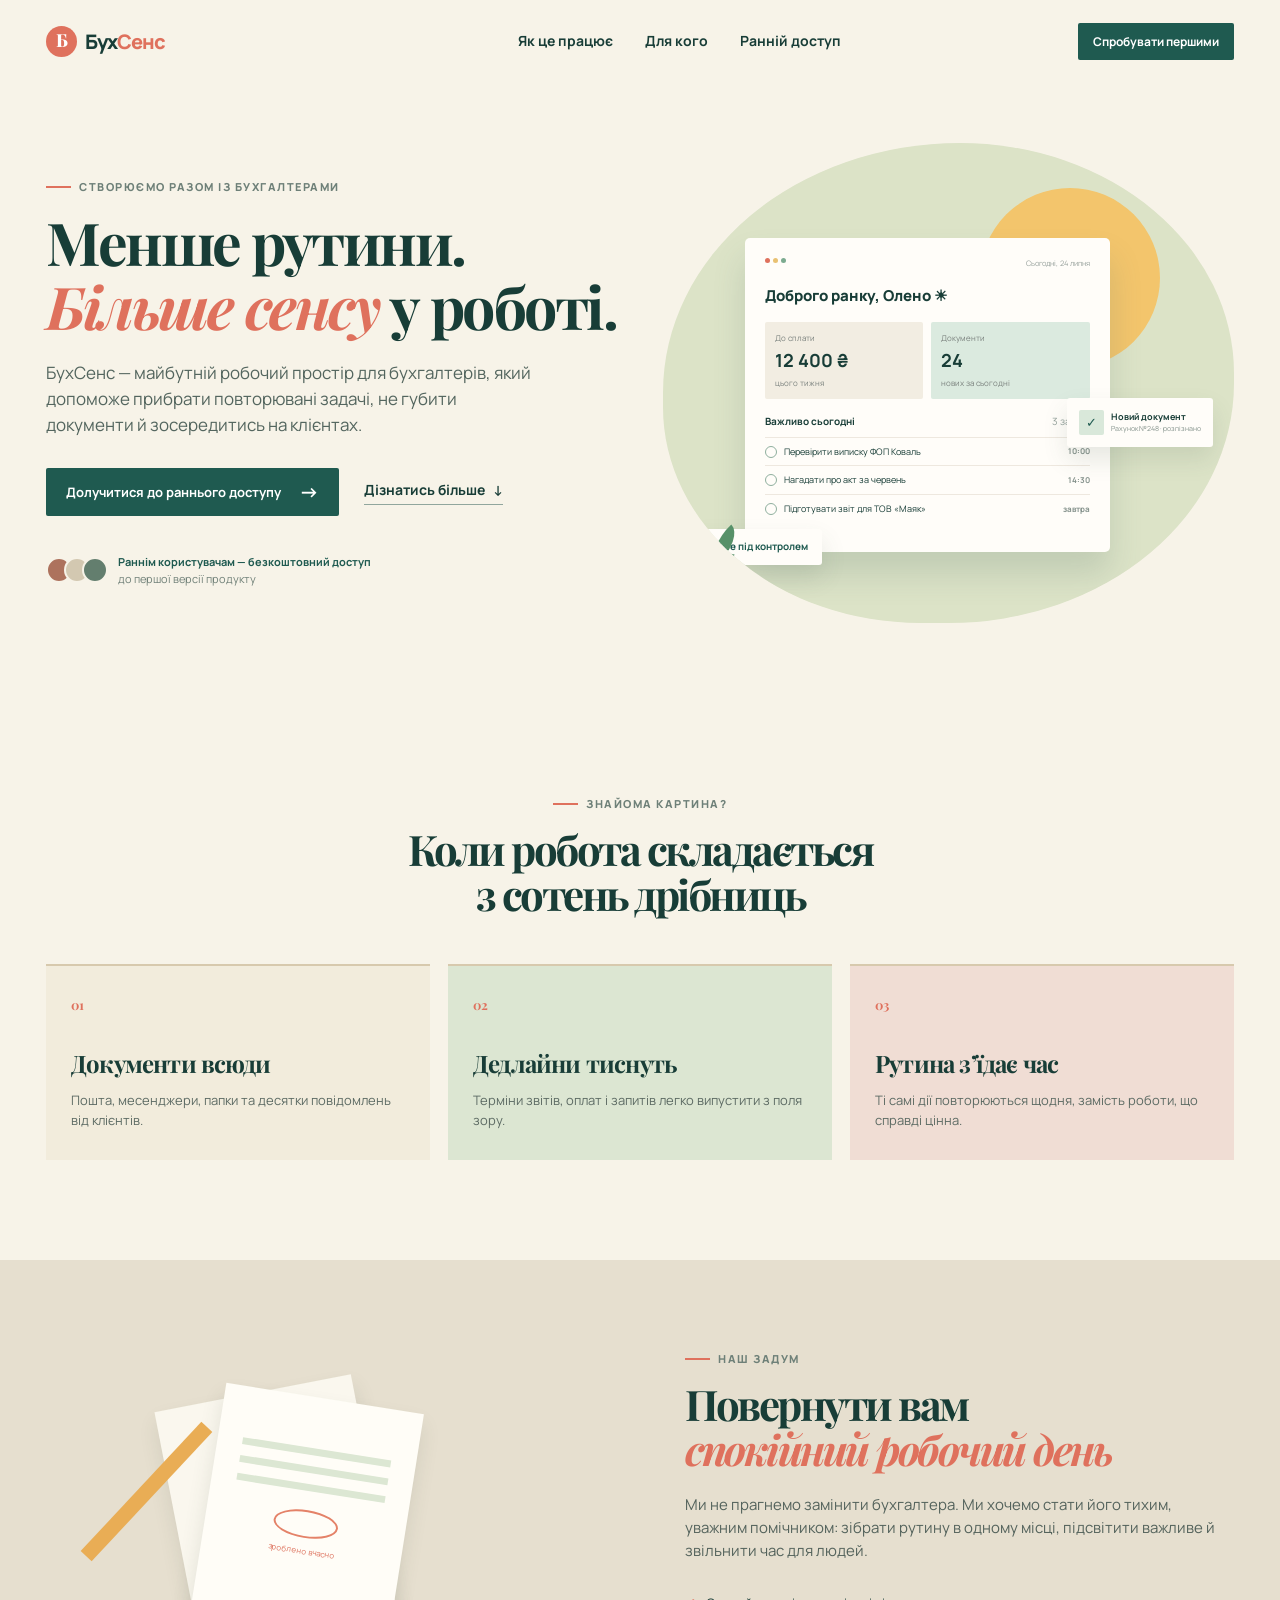
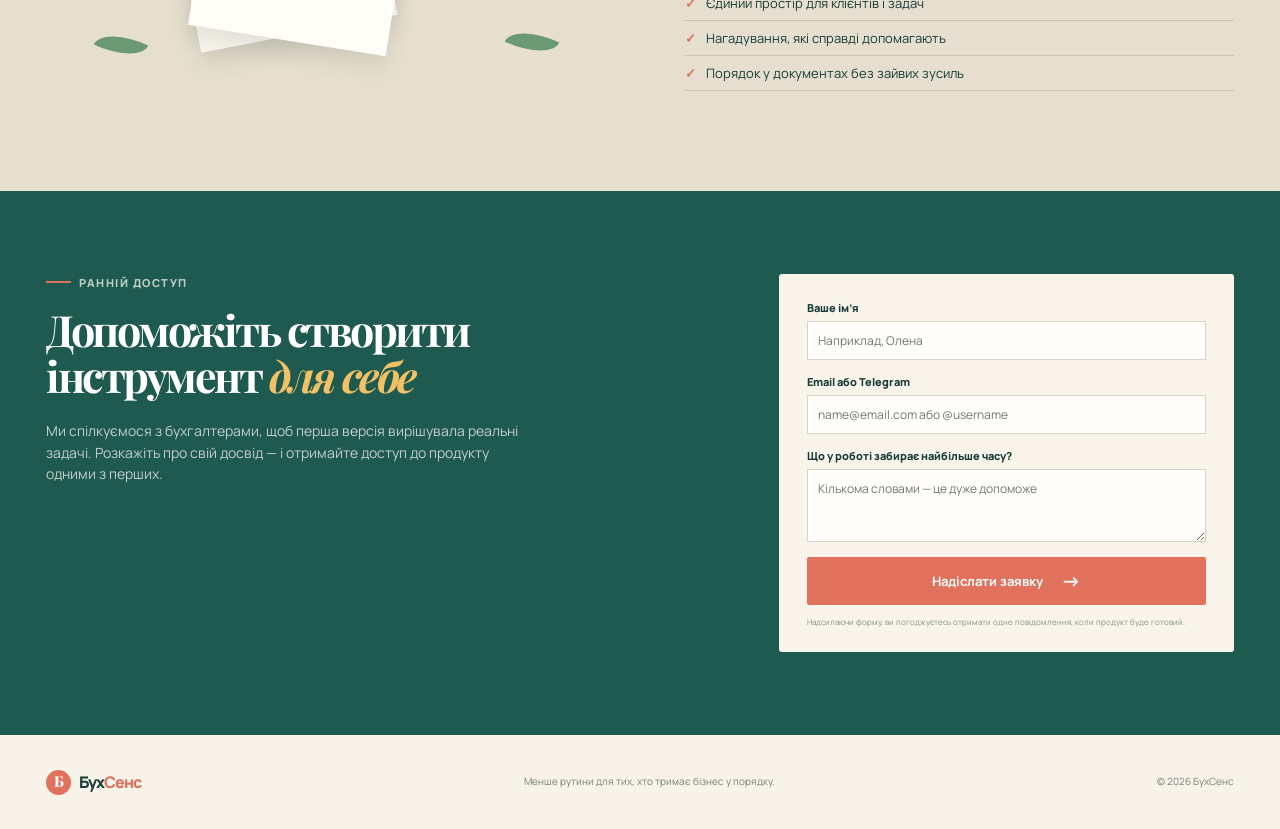
<file: index.html>
<!doctype html>
<html lang="uk">
  <head>
    <meta charset="UTF-8" />
    <meta name="viewport" content="width=device-width, initial-scale=1.0" />
    <meta name="description" content="БухСенс — робочий простір, що зменшує ручну рутину бухгалтерів." />
    <title>БухСенс — менше рутини для бухгалтерів</title>
    <link rel="preconnect" href="https://fonts.googleapis.com" />
    <link rel="preconnect" href="https://fonts.gstatic.com" crossorigin />
    <link href="https://fonts.googleapis.com/css2?family=Manrope:wght@400;500;600;700;800&family=Playfair+Display:wght@600;700&display=swap" rel="stylesheet" />
    <link rel="stylesheet" href="styles.css" />
  </head>
  <body>
    <header class="header">
      <a class="logo" href="#top" aria-label="БухСенс — на головну">
        <span class="logo-mark">Б</span><span>Бух<span class="logo-accent">Сенс</span></span>
      </a>
      <nav aria-label="Основна навігація">
        <a href="#how-it-works">Як це працює</a>
        <a href="#for-whom">Для кого</a>
        <a href="#early-access">Ранній доступ</a>
      </nav>
      <a class="button button-small" href="#early-access">Спробувати першими</a>
    </header>

    <main id="top">
      <section class="hero section">
        <div class="hero-copy">
          <p class="eyebrow"><span></span> Створюємо разом із бухгалтерами</p>
          <h1>Менше рутини.<br /><em>Більше сенсу</em> у роботі.</h1>
          <p class="hero-text">БухСенс — майбутній робочий простір для бухгалтерів, який допоможе прибрати повторювані задачі, не губити документи й зосередитись на клієнтах.</p>
          <div class="hero-actions">
            <a class="button" href="#early-access">Долучитися до раннього доступу <span>→</span></a>
            <a class="text-link" href="#how-it-works">Дізнатись більше <span>↓</span></a>
          </div>
          <div class="early-note">
            <div class="avatar-stack" aria-hidden="true"><i></i><i></i><i></i></div>
            <p><strong>Раннім користувачам — безкоштовний доступ</strong><br />до першої версії продукту</p>
          </div>
        </div>
        <div class="hero-visual" aria-label="Приклад інтерфейсу БухСенсу">
          <div class="sun"></div>
          <div class="plant plant-one"><b></b><i></i><i></i><i></i></div>
          <div class="plant plant-two"><b></b><i></i><i></i></div>
          <div class="dashboard-card">
            <div class="dash-top"><span class="window-dots"><i></i><i></i><i></i></span><small>Сьогодні, 24 липня</small></div>
            <p class="dash-greeting">Доброго ранку, Олено <span>☀</span></p>
            <div class="dash-grid">
              <div class="metric"><small>До сплати</small><strong>12 400 ₴</strong><span>цього тижня</span></div>
              <div class="metric metric-green"><small>Документи</small><strong>24</strong><span>нових за сьогодні</span></div>
            </div>
            <div class="tasks">
              <div class="task-head"><b>Важливо сьогодні</b><span>3 задачі</span></div>
              <div class="task"><i class="check"></i><span>Перевірити виписку ФОП Коваль</span><b>10:00</b></div>
              <div class="task"><i class="check"></i><span>Нагадати про акт за червень</span><b>14:30</b></div>
              <div class="task"><i class="check"></i><span>Підготувати звіт для ТОВ «Маяк»</span><b>завтра</b></div>
            </div>
          </div>
          <div class="floating-card document-card"><span class="doc-icon">✓</span><div><b>Новий документ</b><small>Рахунок №248 · розпізнано</small></div></div>
          <div class="floating-card calm-card"><span>✦</span><b>Усе під контролем</b></div>
        </div>
      </section>

      <section class="pain section" id="for-whom">
        <div class="section-intro"><p class="eyebrow"><span></span> Знайома картина?</p><h2>Коли робота складається<br />з сотень дрібниць</h2></div>
        <div class="pain-grid">
          <article><span class="number">01</span><h3>Документи всюди</h3><p>Пошта, месенджери, папки та десятки повідомлень від клієнтів.</p></article>
          <article><span class="number">02</span><h3>Дедлайни тиснуть</h3><p>Терміни звітів, оплат і запитів легко випустити з поля зору.</p></article>
          <article><span class="number">03</span><h3>Рутина з’їдає час</h3><p>Ті самі дії повторюються щодня, замість роботи, що справді цінна.</p></article>
        </div>
      </section>

      <section class="promise section" id="how-it-works">
        <div class="promise-art"><div class="paper paper-back"></div><div class="paper paper-front"><span></span><span></span><span></span><b></b><small>зроблено вчасно</small></div><div class="pencil"></div><div class="leaf leaf-left"></div><div class="leaf leaf-right"></div></div>
        <div class="promise-copy"><p class="eyebrow"><span></span> Наш задум</p><h2>Повернути вам<br /><em>спокійний робочий день</em></h2><p>Ми не прагнемо замінити бухгалтера. Ми хочемо стати його тихим, уважним помічником: зібрати рутину в одному місці, підсвітити важливе й звільнити час для людей.</p><ul><li>Єдиний простір для клієнтів і задач</li><li>Нагадування, які справді допомагають</li><li>Порядок у документах без зайвих зусиль</li></ul></div>
      </section>

      <section class="early section" id="early-access">
        <div class="early-copy"><p class="eyebrow light"><span></span> Ранній доступ</p><h2>Допоможіть створити<br />інструмент <em>для себе</em></h2><p>Ми спілкуємося з бухгалтерами, щоб перша версія вирішувала реальні задачі. Розкажіть про свій досвід — і отримайте доступ до продукту одними з перших.</p></div>
        <form class="signup-form" id="signup-form">
          <label>Ваше ім’я<input name="name" type="text" placeholder="Наприклад, Олена" required /></label>
          <label>Email або Telegram<input name="contact" type="text" placeholder="name@email.com або @username" required /></label>
          <label>Що у роботі забирає найбільше часу?<textarea name="challenge" rows="3" placeholder="Кількома словами — це дуже допоможе"></textarea></label>
          <button class="button button-cream" type="submit">Надіслати заявку <span>→</span></button>
          <p class="form-note">Надсилаючи форму, ви погоджуєтесь отримати одне повідомлення, коли продукт буде готовий.</p>
          <p class="success-message" id="success-message" role="status">Дякуємо! Ми зв’яжемося з вами щодо раннього доступу.</p>
        </form>
      </section>
    </main>

    <footer><a class="logo" href="#top"><span class="logo-mark">Б</span><span>Бух<span class="logo-accent">Сенс</span></span></a><p>Менше рутини для тих, хто тримає бізнес у порядку.</p><span>© 2026 БухСенс</span></footer>
    <script src="script.js"></script>
  </body>
</html>
</file>
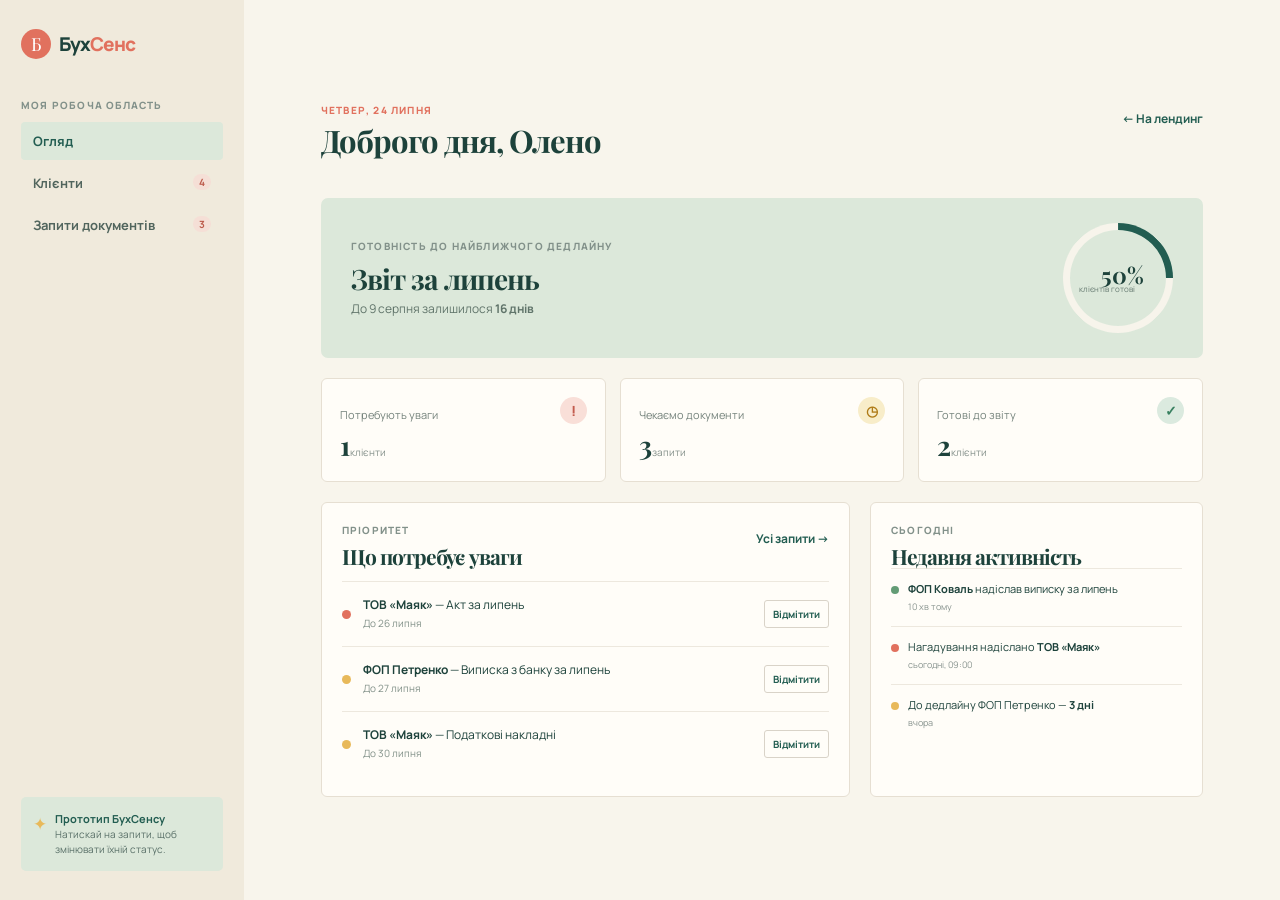
<file: prototype.html>
<!doctype html>
<html lang="uk">
  <head>
    <meta charset="UTF-8" />
    <meta name="viewport" content="width=device-width, initial-scale=1.0" />
    <meta name="description" content="Клікабельний прототип кабінету БухСенс." />
    <title>БухСенс — прототип кабінету</title>
    <link rel="preconnect" href="https://fonts.googleapis.com" />
    <link rel="preconnect" href="https://fonts.gstatic.com" crossorigin />
    <link href="https://fonts.googleapis.com/css2?family=Manrope:wght@400;500;600;700;800&family=Playfair+Display:ital,wght@0,600;0,700;1,600&display=swap" rel="stylesheet" />
    <link rel="stylesheet" href="prototype.css" />
  </head>
  <body>
    <main class="app-shell">
      <aside class="sidebar">
        <a class="logo" href="index.html"><span class="logo-mark">Б</span><span>Бух<span>Сенс</span></span></a>
        <p class="workspace-label">МОЯ РОБОЧА ОБЛАСТЬ</p>
        <nav class="app-nav" aria-label="Навігація прототипу">
          <button class="nav-item active" data-view="overview">Огляд</button>
          <button class="nav-item" data-view="clients">Клієнти <b id="client-count">4</b></button>
          <button class="nav-item" data-view="requests">Запити документів <b id="request-count">4</b></button>
        </nav>
        <div class="sidebar-tip"><span>✦</span><p><strong>Прототип БухСенсу</strong>Натискай на запити, щоб змінювати їхній статус.</p></div>
      </aside>

      <section class="app-content">
        <header class="app-header"><div><p class="date">ЧЕТВЕР, 24 ЛИПНЯ</p><h1 id="page-title">Доброго дня, Олено</h1></div><a class="back-link" href="index.html">← На лендинг</a></header>

        <section id="overview" class="view active-view">
          <div class="readiness"><div><p class="section-label">ГОТОВНІСТЬ ДО НАЙБЛИЖЧОГО ДЕДЛАЙНУ</p><h2>Звіт за липень</h2><p>До 9 серпня залишилося <strong>16 днів</strong></p></div><div class="readiness-ring"><strong id="readiness-percent">50%</strong><span>клієнтів готові</span></div></div>
          <div class="stat-grid"><article><span class="stat-icon coral">!</span><p>Потребують уваги</p><strong id="attention-count">2</strong><small>клієнти</small></article><article><span class="stat-icon yellow">◷</span><p>Чекаємо документи</p><strong id="waiting-count">3</strong><small>запити</small></article><article><span class="stat-icon green">✓</span><p>Готові до звіту</p><strong id="ready-count">2</strong><small>клієнти</small></article></div>
          <div class="content-grid"><section class="panel"><div class="panel-heading"><div><p class="section-label">ПРІОРИТЕТ</p><h3>Що потребує уваги</h3></div><button class="text-button" data-view="requests">Усі запити →</button></div><div id="priority-list" class="priority-list"></div></section><section class="panel activity"><div class="panel-heading"><div><p class="section-label">СЬОГОДНІ</p><h3>Недавня активність</h3></div></div><div class="activity-item"><i class="dot green-dot"></i><p><strong>ФОП Коваль</strong> надіслав виписку за липень<br /><span>10 хв тому</span></p></div><div class="activity-item"><i class="dot coral-dot"></i><p>Нагадування надіслано <strong>ТОВ «Маяк»</strong><br /><span>сьогодні, 09:00</span></p></div><div class="activity-item"><i class="dot yellow-dot"></i><p>До дедлайну ФОП Петренко — <strong>3 дні</strong><br /><span>вчора</span></p></div></section></div>
        </section>

        <section id="clients" class="view"><div class="view-heading"><div><p class="section-label">КЛІЄНТИ</p><h2>Стан підготовки</h2></div><input id="client-search" type="search" placeholder="Пошук клієнта" aria-label="Пошук клієнта" /></div><div id="client-list" class="client-list"></div></section>

        <section id="requests" class="view"><div class="view-heading"><div><p class="section-label">ЗАПИТИ ДОКУМЕНТІВ</p><h2>Контроль надходжень</h2></div><button id="new-request" class="primary-button">+ Створити запит</button></div><p class="view-description">Відміть документ отриманим — стан готовності клієнта оновиться автоматично.</p><div id="request-list" class="request-list"></div></section>
      </section>
    </main>

    <dialog id="request-dialog"><form id="request-form" method="dialog"><button class="close-button" type="button" id="close-dialog" aria-label="Закрити">×</button><p class="section-label">НОВИЙ ЗАПИТ</p><h2>Який документ потрібен?</h2><label>Клієнт<select id="new-client" required></select></label><label>Документ<input id="new-document" required placeholder="Наприклад, акт за липень" /></label><label>Дедлайн<input id="new-deadline" type="date" required /></label><button class="primary-button" type="submit">Створити запит</button></form></dialog>
    <script src="prototype.js"></script>
  </body>
</html>
</file>
<file: styles.css>
:root{--ink:#183d37;--green:#1f5a50;--cream:#f7f3e8;--sand:#e8ddc7;--coral:#df715d;--muted:#6c7771}*{box-sizing:border-box}html{scroll-behavior:smooth}body{margin:0;background:var(--cream);color:var(--ink);font-family:Manrope,Arial,sans-serif;font-size:16px;line-height:1.55}.header{height:82px;max-width:1240px;padding:0 26px;margin:auto;display:flex;align-items:center;justify-content:space-between}.logo{display:inline-flex;align-items:center;gap:8px;color:var(--ink);font-weight:800;font-size:20px;text-decoration:none;letter-spacing:-1px}.logo-mark{width:31px;height:31px;border-radius:50%;background:var(--coral);color:#fff;display:grid;place-items:center;font-family:"Playfair Display",serif;font-size:18px}.logo-accent{color:var(--coral)}nav{display:flex;gap:32px;margin-left:115px}nav a,.text-link{color:var(--ink);font-size:14px;font-weight:700;text-decoration:none}.section{max-width:1240px;margin:auto;padding-left:26px;padding-right:26px}.hero{min-height:620px;display:grid;grid-template-columns:1fr 1fr;align-items:center;gap:45px;padding-top:46px;padding-bottom:65px}.eyebrow{text-transform:uppercase;color:#6e8078;font-size:11px;letter-spacing:1.5px;font-weight:800;margin:0 0 15px;display:flex;align-items:center;gap:8px}.eyebrow span{width:25px;height:2px;background:var(--coral);display:inline-block}h1,h2{font-family:"Playfair Display",Georgia,serif;letter-spacing:-2.5px;line-height:1.08;margin:0}h1{font-size:59px;font-weight:700}h1 em,h2 em{color:var(--coral);font-style:italic}.hero-text{max-width:500px;color:#53655e;font-size:17px;margin:22px 0 29px}.hero-actions{display:flex;align-items:center;gap:25px}.button{border:0;border-radius:2px;background:var(--green);color:#fff;display:inline-flex;align-items:center;justify-content:center;gap:18px;padding:15px 20px;font:700 13px Manrope,sans-serif;text-decoration:none;cursor:pointer;transition:transform .2s,background .2s}.button:hover{background:#174840;transform:translateY(-2px)}.button span{font-size:20px;line-height:12px}.button-small{padding:10px 15px;font-size:12px}.text-link{border-bottom:1px solid #91a69d;padding-bottom:3px}.text-link span{margin-left:5px}.early-note{display:flex;align-items:center;gap:10px;margin-top:37px;font-size:11px;color:#708078}.early-note p{margin:0}.early-note strong{color:var(--green)}.avatar-stack{display:flex}.avatar-stack i{display:block;width:26px;height:26px;border-radius:50%;margin-left:-8px;border:2px solid var(--cream);background:#e0a485}.avatar-stack i:first-child{margin:0;background:#ad725d}.avatar-stack i:nth-child(2){background:#d3c8b1}.avatar-stack i:nth-child(3){background:#637e6e}.hero-visual{height:480px;position:relative;border-radius:52% 48% 50% 45%;background:#dce3c7;overflow:hidden}.sun{position:absolute;width:180px;height:180px;border-radius:50%;background:#f3c56c;top:45px;right:74px}.dashboard-card{position:absolute;width:365px;min-height:314px;background:#fffdf9;top:95px;left:82px;padding:20px;z-index:2;border-radius:5px;box-shadow:0 22px 32px #55736733}.dash-top{display:flex;justify-content:space-between;color:#98a29d;font-size:9px}.window-dots{display:flex;gap:3px}.window-dots i{height:5px;width:5px;border-radius:50%;background:#df715d}.window-dots i:nth-child(2){background:#e9c172}.window-dots i:nth-child(3){background:#7cab90}.dash-greeting{font-size:15px;font-weight:800;margin:15px 0}.dash-grid{display:grid;grid-template-columns:1fr 1fr;gap:8px}.metric{background:#f2ede2;padding:10px;border-radius:2px}.metric-green{background:#dbeadf}.metric small,.metric span{display:block;font-size:8px;color:#7a817d}.metric strong{font-size:18px;display:block;margin:2px 0}.tasks{margin-top:15px}.task-head{font-size:10px;display:flex;justify-content:space-between;margin-bottom:7px}.task-head span{color:#95a29c}.task{padding:7px 0;border-top:1px solid #eee8df;display:flex;gap:7px;align-items:center;font-size:9px}.task b{margin-left:auto;font-size:8px;color:#84918b}.check{height:12px;width:12px;border:1px solid #8faf9e;border-radius:50%;flex:none}.floating-card{z-index:3;position:absolute;background:#fffdf9;box-shadow:0 12px 25px #40594822;border-radius:3px}.document-card{right:21px;top:255px;padding:12px;display:flex;gap:7px;align-items:center;font-size:9px}.document-card b,.document-card small{display:block}.document-card small{color:#83928b;font-size:7px}.doc-icon{background:#d9e8da;color:var(--green);font-size:13px;width:25px;height:25px;display:grid;place-items:center;border-radius:2px}.calm-card{bottom:58px;left:29px;padding:10px 14px;color:var(--green);font-size:10px}.calm-card span{color:#e1a851;margin-right:5px}.plant{position:absolute;z-index:4;bottom:-3px}.plant b{display:block;width:6px;height:102px;background:#2b715a;margin:auto}.plant i{display:block;width:36px;height:19px;background:#579169;border-radius:100% 0 100% 0;position:absolute;transform-origin:bottom right}.plant-one{left:31px}.plant-one i:nth-child(2){top:30px;left:0;transform:rotate(14deg)}.plant-one i:nth-child(3){top:45px;left:-22px;transform:rotate(145deg)}.plant-one i:nth-child(4){top:6px;left:-25px;transform:rotate(137deg)}.plant-two{right:36px;transform:scale(.7)}.plant-two i:nth-child(2){top:35px;left:0;transform:rotate(14deg)}.plant-two i:nth-child(3){top:45px;left:-23px;transform:rotate(145deg)}.pain{padding-top:93px;padding-bottom:100px}.section-intro{text-align:center}.section-intro .eyebrow{justify-content:center}h2{font-size:42px}.pain-grid{display:grid;grid-template-columns:repeat(3,1fr);gap:18px;margin-top:46px}.pain-grid article{padding:26px 25px 30px;border-top:2px solid #d7c9ad;background:#f2ecdc}.pain-grid article:nth-child(2){background:#dce6d2}.pain-grid article:nth-child(3){background:#f0ddd4}.number{font:700 13px "Playfair Display";color:var(--coral)}h3{font-family:"Playfair Display",serif;font-size:24px;margin:28px 0 8px;letter-spacing:-.8px}.pain-grid p{font-size:13px;color:#5d6b64;margin:0}.promise{display:grid;grid-template-columns:1fr 1fr;gap:90px;align-items:center;padding-top:90px;padding-bottom:100px;background:#e6dfcf;max-width:none;padding-left:max(26px,calc((100vw - 1188px)/2));padding-right:max(26px,calc((100vw - 1188px)/2))}.promise-art{height:320px;position:relative}.paper{position:absolute;width:200px;height:245px;background:#fffdf7;box-shadow:0 12px 20px #40503e20}.paper-back{transform:rotate(-11deg);left:130px;top:30px;background:#faf7ee}.paper-front{transform:rotate(9deg);left:160px;top:36px;padding:40px 25px}.paper-front span{display:block;height:7px;background:#dce7d3;margin:11px 0}.paper-front b{display:block;width:65px;height:28px;border:2px solid #e48268;border-radius:50%;margin:19px auto 7px}.paper-front small{color:#dd725d;font-size:8px;display:block;text-align:center}.pencil{width:15px;height:177px;background:#e9ad55;transform:rotate(43deg);position:absolute;left:93px;top:42px}.leaf{position:absolute;width:50px;height:22px;background:#6b9973;border-radius:100% 0 100% 0}.leaf-left{left:50px;bottom:25px;transform:rotate(25deg)}.leaf-right{right:38px;bottom:28px;transform:rotate(205deg)}.promise-copy>p:not(.eyebrow){color:#54635c;font-size:15px;margin:20px 0}.promise-copy ul{list-style:none;padding:0;margin:23px 0 0}.promise-copy li{font-size:13px;padding:7px 0;border-bottom:1px solid #cdc5b5}.promise-copy li:before{content:'✓';color:var(--coral);font-weight:800;margin-right:10px}.early{max-width:none;background:var(--green);color:#fff;padding-top:83px;padding-bottom:83px;padding-left:max(26px,calc((100vw - 1188px)/2));padding-right:max(26px,calc((100vw - 1188px)/2));display:grid;grid-template-columns:1fr 455px;gap:100px}.eyebrow.light{color:#bdd2c5}.early h2{font-size:43px}.early h2 em{color:#f2c166}.early-copy>p:not(.eyebrow){color:#c1d0c9;max-width:490px;font-size:14px;margin:21px 0}.signup-form{background:#f8f4ea;color:var(--ink);padding:25px 28px;border-radius:3px}.signup-form label{display:block;font-size:11px;font-weight:800;margin-bottom:13px}.signup-form input,.signup-form textarea{display:block;width:100%;border:1px solid #d9d4c9;background:#fffefa;font:400 12px Manrope,sans-serif;margin-top:5px;padding:10px;outline-color:#88a897;resize:vertical}.button-cream{width:100%;background:var(--coral);margin-top:2px}.button-cream:hover{background:#c85f4e}.form-note{color:#87928d;font-size:8px;line-height:1.4;margin:11px 0 0}.success-message{display:none;margin:12px 0 0;background:#dcebdc;padding:9px;font-size:11px;color:#225c46}.success-message.show{display:block}footer{max-width:1240px;padding:29px 26px;margin:auto;display:flex;align-items:center;justify-content:space-between;color:#75817b;font-size:10px}footer .logo{font-size:16px}footer .logo-mark{width:25px;height:25px;font-size:15px}@media(max-width:780px){.header{height:70px}.header nav{display:none}.header .button-small{display:none}.hero,.promise,.early{grid-template-columns:1fr;gap:40px}.hero{padding-top:42px}.hero-visual{height:400px;max-width:540px;width:100%}h1{font-size:46px}h2,.early h2{font-size:35px}.dashboard-card{left:9%;transform:scale(.88);transform-origin:top left}.pain{padding-top:70px;padding-bottom:70px}.pain-grid{grid-template-columns:1fr;margin-top:30px}.promise{gap:25px;padding-top:65px;padding-bottom:65px}.promise-art{order:2;height:270px}.paper-back{left:22%}.paper-front{left:30%}.early{padding-top:65px;padding-bottom:65px}.signup-form{max-width:520px}footer{flex-wrap:wrap;gap:12px}}@media(max-width:420px){.section{padding-left:18px;padding-right:18px}.header{padding:0 18px}h1{font-size:39px}.hero-visual{height:340px}.dashboard-card{left:5%;transform:scale(.73)}.document-card{right:4px;top:230px}.early{padding-left:18px;padding-right:18px}.promise{padding-left:18px;padding-right:18px}footer{padding:24px 18px}}
</file>
<file: prototype.css>
:root{--ink:#1d423b;--green:#225d51;--cream:#f8f5ec;--line:#e6dfd2;--muted:#7a8881;--coral:#e1715e;--yellow:#e8b95a;--pale-green:#dfebd9}*{box-sizing:border-box}body{margin:0;background:var(--cream);color:var(--ink);font:14px/1.5 Manrope,Arial,sans-serif}.app-shell{display:grid;grid-template-columns:244px 1fr;min-height:100vh}.sidebar{background:#f0eadc;padding:29px 21px;display:flex;flex-direction:column}.logo{display:flex;align-items:center;gap:8px;text-decoration:none;color:var(--ink);font-weight:800;font-size:19px;letter-spacing:-1px}.logo-mark{width:30px;height:30px;border-radius:50%;display:grid;place-items:center;color:#fff;background:var(--coral);font:18px "Playfair Display",serif}.logo span span{color:var(--coral)}.workspace-label,.section-label,.date{font-size:10px;letter-spacing:1.2px;font-weight:800;color:#82918a;margin:39px 0 9px}.app-nav{display:grid;gap:4px}.nav-item{border:0;background:transparent;text-align:left;padding:10px 12px;border-radius:4px;color:#51655d;font:700 13px Manrope;cursor:pointer}.nav-item:hover,.nav-item.active{background:#dce8da;color:var(--green)}.nav-item b{float:right;background:#f5dfd6;color:#bd5c4c;border-radius:10px;padding:1px 6px;font-size:10px}.sidebar-tip{margin-top:auto;background:#dce8da;padding:14px 12px;border-radius:5px;font-size:10px;display:flex;gap:8px;color:#597068}.sidebar-tip span{color:var(--yellow);font-size:17px}.sidebar-tip p{margin:0}.sidebar-tip strong{display:block;color:var(--green);font-size:11px}.app-content{padding:42px max(35px,6vw);max-width:1260px;width:100%;margin:auto}.app-header,.view-heading,.panel-heading{display:flex;justify-content:space-between;align-items:flex-start;gap:20px}.date{margin:0 0 4px;color:var(--coral)}h1,h2,h3{font-family:"Playfair Display",Georgia,serif;letter-spacing:-1px;margin:0;line-height:1.18}h1{font-size:31px}h2{font-size:28px}h3{font-size:21px}.back-link,.text-button{color:var(--green);font:700 12px Manrope;text-decoration:none;border:0;background:transparent;cursor:pointer;padding:7px 0}.view{display:none;margin-top:40px}.view.active-view{display:block}.readiness{background:#dce8da;display:flex;justify-content:space-between;align-items:center;padding:25px 30px;border-radius:7px}.readiness .section-label{margin:0 0 8px}.readiness h2{margin-bottom:5px}.readiness p:not(.section-label){margin:0;color:#60746a;font-size:12px}.readiness-ring{border:7px solid #f7f4eb;border-top-color:var(--green);width:110px;height:110px;border-radius:50%;display:grid;align-content:center;justify-items:center;transform:rotate(45deg)}.readiness-ring strong,.readiness-ring span{transform:rotate(-45deg)}.readiness-ring strong{font:700 23px "Playfair Display"}.readiness-ring span{font-size:8px;color:#657970;text-align:center}.stat-grid{display:grid;grid-template-columns:repeat(3,1fr);gap:14px;margin:20px 0}.stat-grid article{background:#fffdf8;padding:18px;border:1px solid var(--line);border-radius:6px}.stat-icon{float:right;width:27px;height:27px;border-radius:50%;display:grid;place-items:center;font-weight:800}.coral{background:#f9dfd8;color:#c25b4d}.yellow{background:#f8edc9;color:#af7b17}.green{background:#dbeadf;color:#388060}.stat-grid p{font-size:11px;color:#75837c;margin:10px 0 3px}.stat-grid strong{font:700 27px "Playfair Display"}.stat-grid small{font-size:10px;color:#85918b}.content-grid{display:grid;grid-template-columns:1.35fr .85fr;gap:20px}.panel{background:#fffdf8;border:1px solid var(--line);border-radius:6px;padding:20px}.panel-heading .section-label,.view-heading .section-label{margin:0 0 6px}.priority-row,.request-row,.client-row{display:flex;align-items:center;gap:12px;border-top:1px solid #ede8de;padding:14px 0}.priority-row:first-child{margin-top:13px}.status-dot{width:9px;height:9px;border-radius:50%;flex:none}.urgent{background:var(--coral)}.waiting{background:var(--yellow)}.complete{background:#5d9b73}.priority-row p,.request-row p,.client-row p{margin:0;font-size:12px}.priority-row p span,.request-row p span,.client-row p span{font-size:10px;color:#819088}.row-action{margin-left:auto;border:1px solid #d9d3c8;background:#fffdf8;border-radius:3px;padding:6px 8px;color:var(--green);font:700 10px Manrope;cursor:pointer}.row-action:hover{background:#eef4ea}.activity-item{display:flex;gap:9px;border-top:1px solid #ede8de;padding:12px 0}.activity-item p{margin:0;font-size:11px}.activity-item span{font-size:9px;color:#89948f}.dot{width:8px;height:8px;border-radius:50%;margin-top:5px}.green-dot{background:#639c75}.coral-dot{background:var(--coral)}.yellow-dot{background:var(--yellow)}.view-heading{margin-bottom:22px}.view-heading input{padding:9px 10px;border:1px solid #d9d3c8;border-radius:4px;background:#fffdf8;font:12px Manrope;width:190px}.view-description{color:#718078;font-size:12px;margin:-10px 0 20px}.client-list,.request-list{background:#fffdf8;border:1px solid var(--line);border-radius:6px;padding:0 20px}.client-row{padding:17px 0}.avatar{width:34px;height:34px;background:#e2d8c4;border-radius:50%;display:grid;place-items:center;font:700 13px "Playfair Display"}.client-row .client-name{font-weight:800}.client-row .client-status{margin-left:auto;text-align:right}.status-pill{display:inline-block;padding:3px 7px;border-radius:10px;font-size:9px;font-weight:800}.status-pill.ready{background:#dfeddf;color:#347b55}.status-pill.problem{background:#f9dfd8;color:#bd5a4c}.status-pill.pending{background:#f8edc9;color:#997016}.request-row{padding:16px 0}.request-row .request-date{margin-left:auto;color:#687a72;font-size:10px}.primary-button{border:0;background:var(--green);color:#fff;padding:10px 13px;border-radius:4px;font:700 11px Manrope;cursor:pointer}.primary-button:hover{background:#164b41}dialog{border:0;border-radius:7px;padding:0;max-width:410px;width:calc(100% - 32px);box-shadow:0 16px 40px #183d3755}dialog::backdrop{background:#183d3777}dialog form{padding:28px;position:relative}dialog .section-label{margin:0 0 8px}dialog h2{margin-bottom:20px}dialog label{display:block;font-size:11px;font-weight:800;margin:12px 0}dialog input,dialog select{display:block;width:100%;padding:9px;border:1px solid #d9d3c8;margin-top:4px;background:#fffdf8;font:12px Manrope}dialog .primary-button{width:100%;margin-top:9px}.close-button{position:absolute;right:13px;top:10px;border:0;background:transparent;color:#6e7c75;font-size:22px;cursor:pointer}@media(max-width:760px){.app-shell{display:block}.sidebar{padding:17px;display:block}.workspace-label,.sidebar-tip{display:none}.app-nav{display:flex;margin-top:17px;overflow:auto}.nav-item{white-space:nowrap}.app-content{padding:29px 18px}.content-grid{grid-template-columns:1fr}.readiness{padding:20px}.readiness-ring{width:82px;height:82px}.stat-grid{grid-template-columns:1fr}.app-header h1{font-size:26px}.view-heading input{width:145px}.request-row,.client-row{align-items:flex-start}.request-row .request-date{display:none}}
</file>
